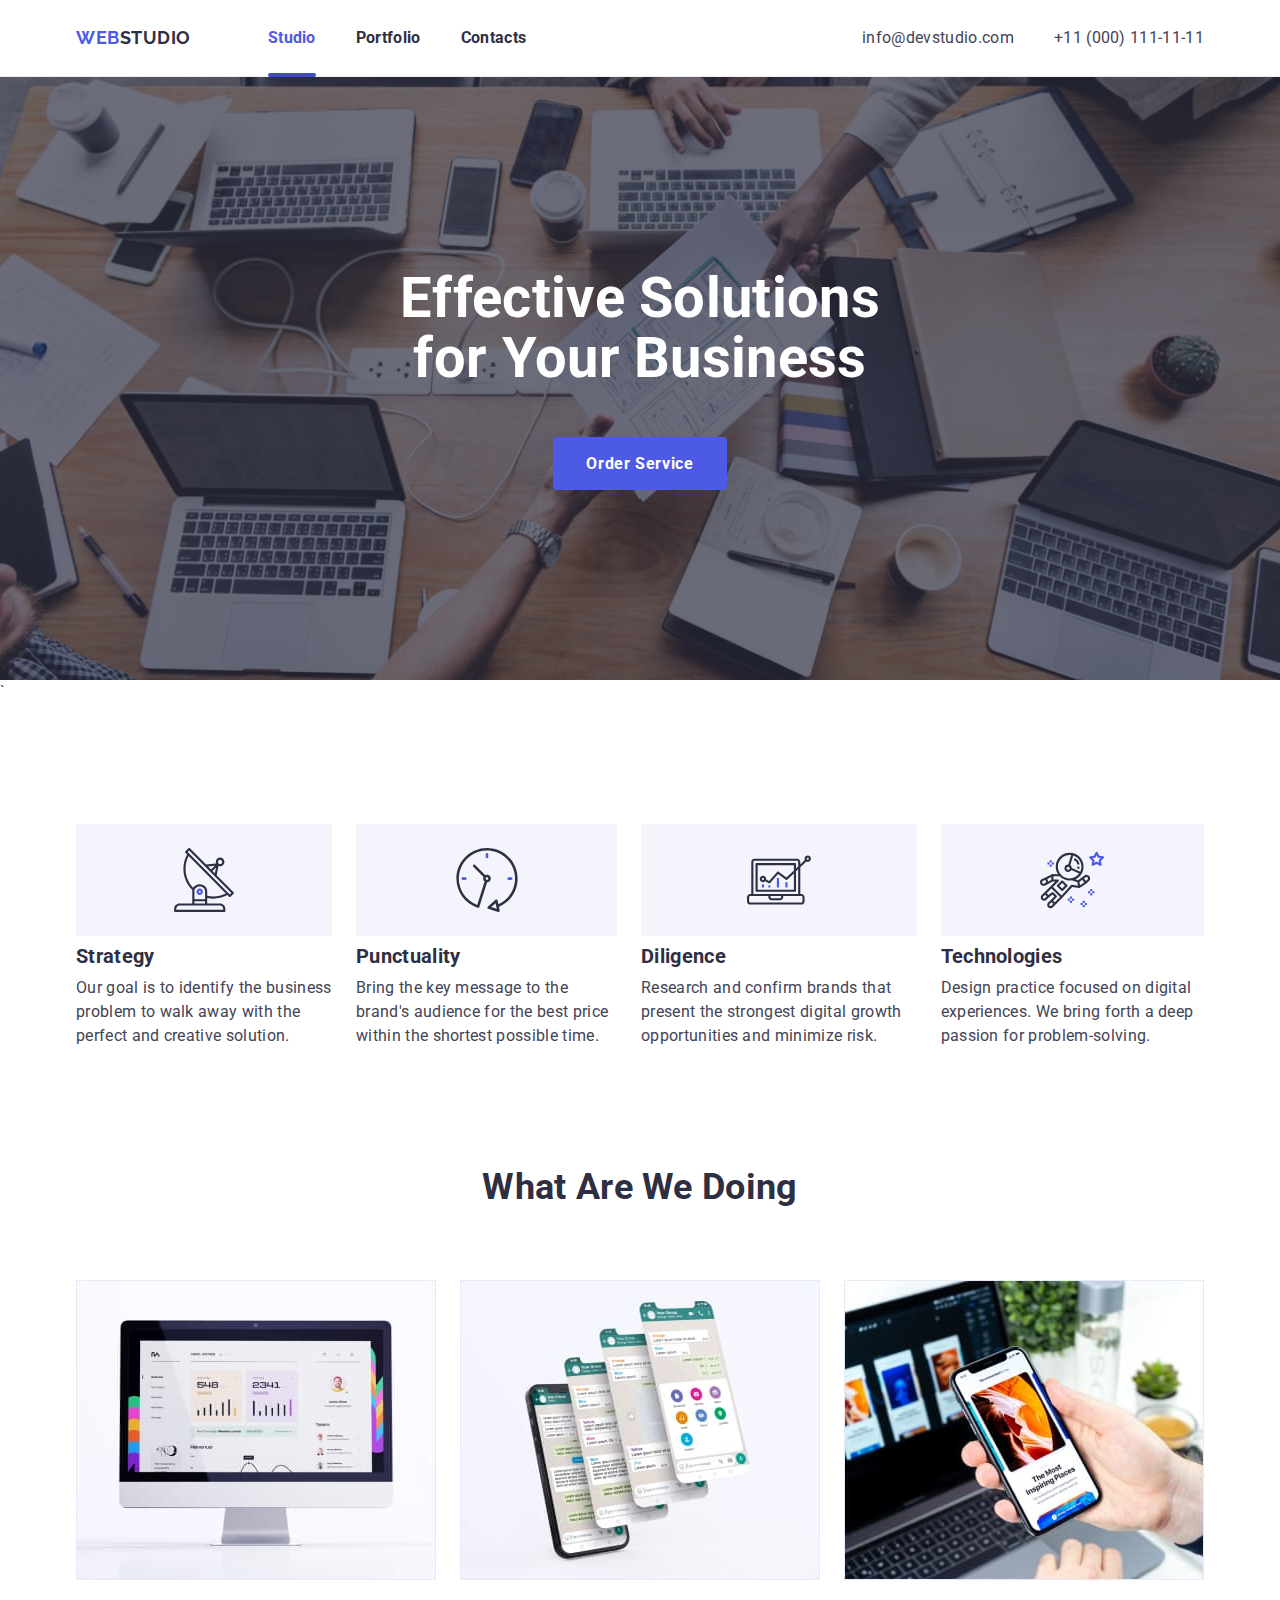
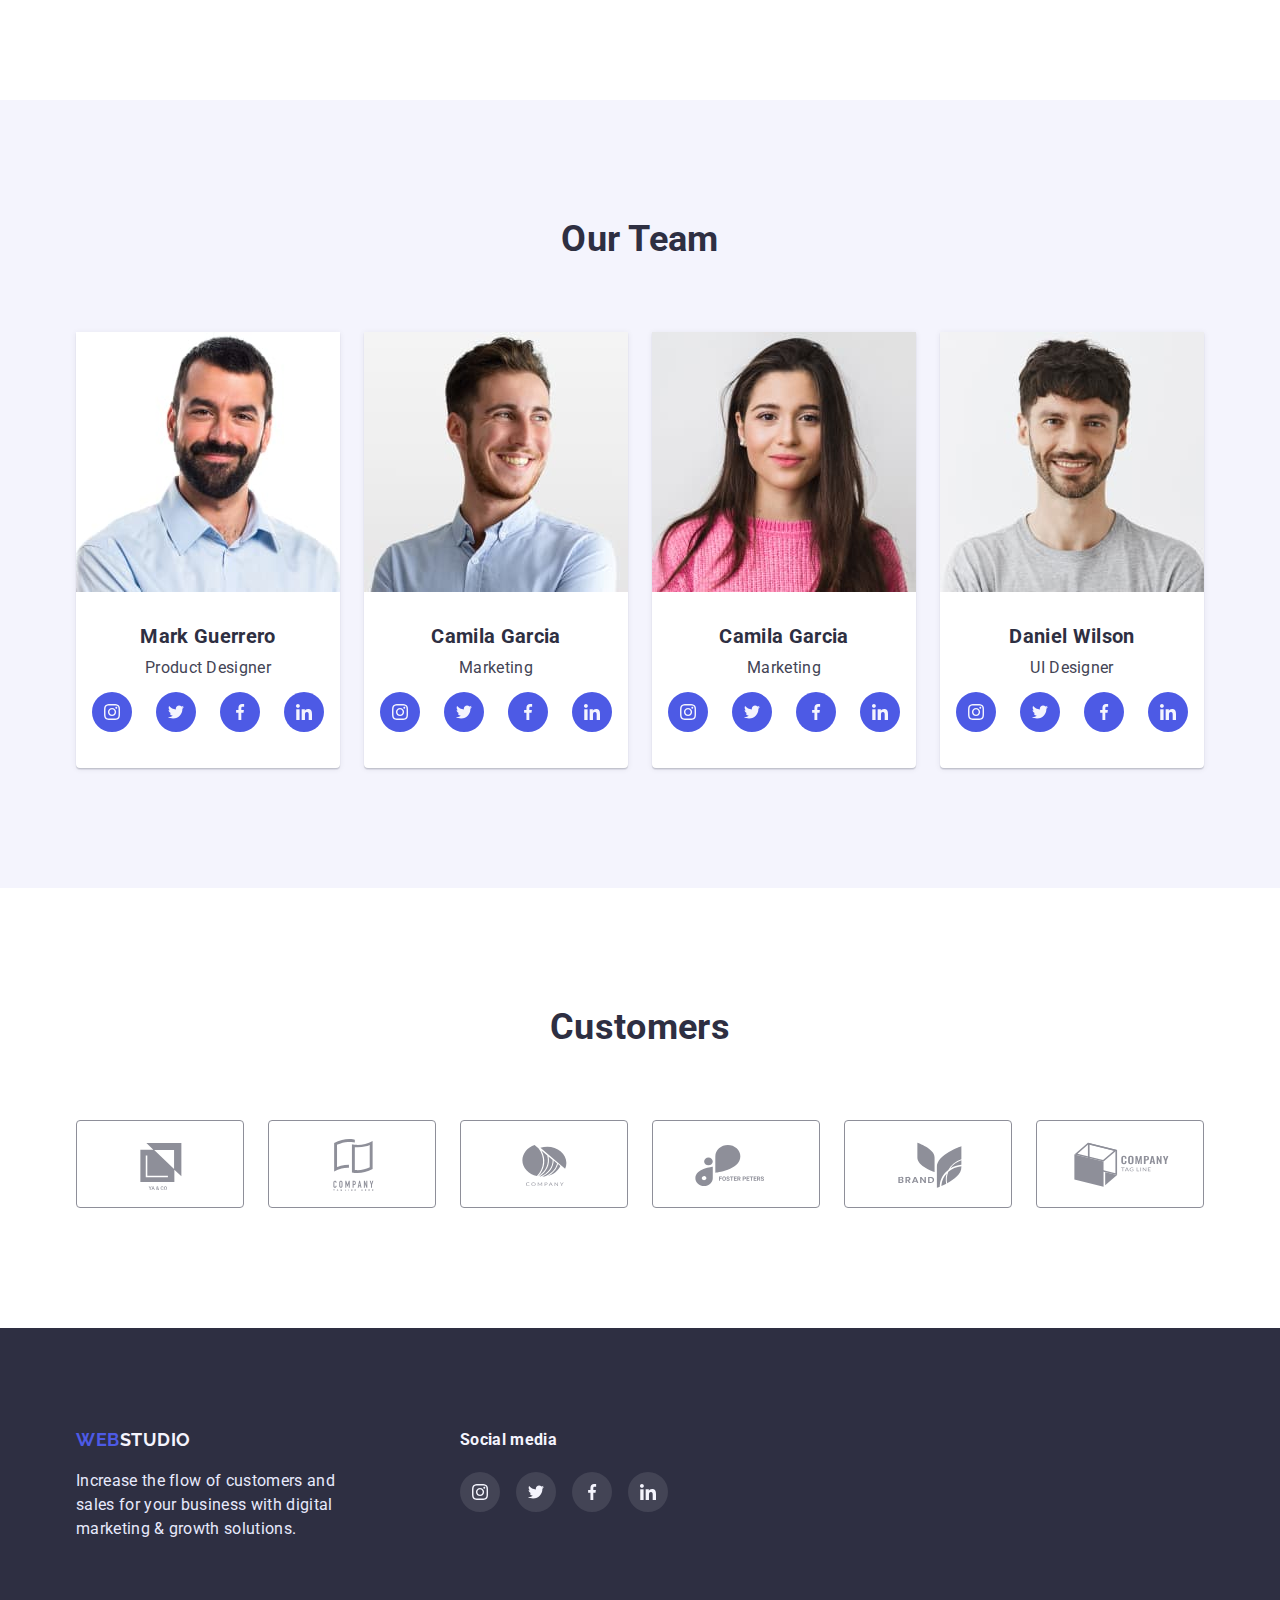
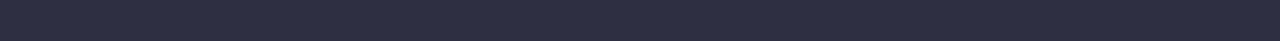
<file: index.html>
<!DOCTYPE html>
<html lang="en">
  <head>
    <meta charset="UTF-8" />
    <meta http-equiv="X-UA-Compatible" content="IE=edge" />
    <meta name="viewport" content="width=device-width, initial-scale=1.0" />
    <title>Studio</title>
    <link
      href="https://fonts.googleapis.com/css2?family=Raleway:wght@700&family=Roboto:wght@400;500;700;900&display=swap"
      rel="stylesheet"
    />
    <link
      rel="stylesheet"
      href="https://cdnjs.cloudflare.com/ajax/libs/modern-normalize/1.1.0/modern-normalize.min.css"
    />
    <link rel="stylesheet" href="./css/styles.css" />
  </head>
  <body>
    <section class="head">
      <div class="container">
        <header class="header">
          <nav class="main-nav">
            <a class="logo" href="./index.html"
              ><span class="web">web</span><span class="studio">studio</span></a
            >
            <ul class="site-nav">
              <li class="item">
                <a class="link current" href="./index.html">Studio</a>
              </li>
              <li class="item">
                <a class="link" href="./portfolio.html">Portfolio</a>
              </li>
              <li class="item"><a class="link" href="">Contacts</a></li>
            </ul>
          </nav>
          <address class="contacts">
            <a href="mailto:info@devstudio.com">info@devstudio.com</a> <br />
            <a href="tel:+110001111111">+11 (000) 111-11-11</a>
          </address>
        </header>
      </div>
    </section>
    <main>
      <section class="section hero">
        <h1 class="hero-title">Effective Solutions for Your Business</h1>
        <button data-modal-open class="button primary" type="button">
          Order Service
        </button>
      </section>
      `

      <section class="section">
        <!-- прихований заголовок -->
        <div class="container">
          <h2 class="visually-hidden">Our advantages</h2>
          <ul class="our-items">
            <li class="card-list">
              <div class="icon">
                <svg width="64px" height="64px">
                  <use href="./images/symbol-defs.svg#antenna"></use>
                </svg>
              </div>
              <h3 class="title">Strategy</h3>
              <p class="text">
                Our goal is to identify the business problem to walk away with
                the perfect and creative solution.
              </p>
            </li>
            <li class="card-list">
              <div class="icon">
                <svg width="64px" height="64px">
                  <use href="./images/symbol-defs.svg#clock"></use>
                </svg>
              </div>
              <h3 class="title">Punctuality</h3>
              <p class="text">
                Bring the key message to the brand's audience for the best price
                within the shortest possible time.
              </p>
            </li>
            <li class="card-list">
              <div class="icon">
                <svg width="64px" height="64px">
                  <use href="./images/symbol-defs.svg#diagram"></use>
                </svg>
              </div>
              <h3 class="title">Diligence</h3>
              <p class="text">
                Research and confirm brands that present the strongest digital
                growth opportunities and minimize risk.
              </p>
            </li>
            <li class="card-list">
              <div class="icon">
                <svg width="64px" height="64px">
                  <use href="./images/symbol-defs.svg#astronaut"></use>
                </svg>
              </div>
              <h3 class="title">Technologies</h3>
              <p class="text">
                Design practice focused on digital experiences. We bring forth a
                deep passion for problem-solving.
              </p>
            </li>
          </ul>
        </div>
      </section>
      <section class="section indent">
        <div class="container">
          <h2 class="section-title">What are we doing</h2>
          <ul class="card-set">
            <li class="card-list">
              <img
                src="./images/desktop.jpg"
                alt="desktop development"
                width="360"
              />
            </li>

            <li class="card-list">
              <img
                src="./images/mobile.jpg"
                alt="mobile development"
                width="360"
              />
            </li>

            <li class="card-list">
              <img
                src="./images/inspiring.jpg"
                alt="mobile development"
                width="360"
              />
            </li>
          </ul>
        </div>
      </section>

      <section class="section our-team">
        <div class="container">
          <h2 class="section-title">Our team</h2>
          <ul class="team-list">
            <li class="card-list">
              <img src="./images/mark.jpg" alt="Mark Guerrero" width="264" />
              <div class="card-content">
                <h3 class="title">Mark Guerrero</h3>
                <p class="text">Product Designer</p>
                <ul class="social-list">
                  <li>
                    <a class="instagram" aria-label="Instagram" href="#"
                      ><svg width="40px" height="40px">
                        <use
                          href="./images/symbol-defs.svg#Instagram"
                        ></use></svg
                    ></a>
                  </li>
                  <li>
                    <a class="twitter" aria-label="Twitter" href="#"
                      ><svg width="40px" height="40px">
                        <use href="./images/symbol-defs.svg#Twitter"></use></svg
                    ></a>
                  </li>
                  <li>
                    <a class="facebook" aria-label="Facebook" href="#"
                      ><svg width="40px" height="40px">
                        <use
                          href="./images/symbol-defs.svg#Facebook"
                        ></use></svg
                    ></a>
                  </li>
                  <li>
                    <a class="linkedin" aria-label="LinkedIn" href="#"
                      ><svg width="40px" height="40px">
                        <use
                          href="./images/symbol-defs.svg#LinkedIn"
                        ></use></svg
                    ></a>
                  </li>
                </ul>
              </div>
            </li>
            <li class="card-list">
              <img src="./images/tom.jpg" alt="Tom Ford" width="264" />
              <div class="card-content">
                <h3 class="title">Camila Garcia</h3>
                <p class="text">Marketing</p>
                <ul class="social-list">
                  <li>
                    <a class="instagram" aria-label="Instagram" href="#"
                      ><svg width="40px" height="40px">
                        <use
                          href="./images/symbol-defs.svg#Instagram"
                        ></use></svg
                    ></a>
                  </li>
                  <li>
                    <a class="twitter" aria-label="Twitter" href="#"
                      ><svg width="40px" height="40px">
                        <use href="./images/symbol-defs.svg#Twitter"></use></svg
                    ></a>
                  </li>
                  <li>
                    <a class="facebook" aria-label="Facebook" href="#"
                      ><svg width="40px" height="40px">
                        <use
                          href="./images/symbol-defs.svg#Facebook"
                        ></use></svg
                    ></a>
                  </li>
                  <li>
                    <a class="linkedin" aria-label="LinkedIn" href="#"
                      ><svg width="40px" height="40px">
                        <use
                          href="./images/symbol-defs.svg#LinkedIn"
                        ></use></svg
                    ></a>
                  </li>
                </ul>
              </div>
            </li>
            <li class="card-list">
              <img src="./images/camila.jpg" alt="Camila Garcia" width="264" />
              <div class="card-content">
                <h3 class="title">Camila Garcia</h3>
                <p class="text">Marketing</p>
                <ul class="social-list">
                  <li>
                    <a class="instagram" aria-label="Instagram" href="#"
                      ><svg width="40px" height="40px">
                        <use
                          href="./images/symbol-defs.svg#Instagram"
                        ></use></svg
                    ></a>
                  </li>
                  <li>
                    <a class="twitter" aria-label="Twitter" href="#"
                      ><svg width="40px" height="40px">
                        <use href="./images/symbol-defs.svg#Twitter"></use></svg
                    ></a>
                  </li>
                  <li>
                    <a class="facebook" aria-label="Facebook" href="#"
                      ><svg width="40px" height="40px">
                        <use
                          href="./images/symbol-defs.svg#Facebook"
                        ></use></svg
                    ></a>
                  </li>
                  <li>
                    <a class="linkedin" aria-label="LinkedIn" href="#"
                      ><svg width="40px" height="40px">
                        <use
                          href="./images/symbol-defs.svg#LinkedIn"
                        ></use></svg
                    ></a>
                  </li>
                </ul>
              </div>
            </li>
            <li class="card-list">
              <img src="./images/daniel.jpg" alt="Daniel Wilson" width="264" />
              <div class="card-content">
                <h3 class="title">Daniel Wilson</h3>
                <p class="text">UI Designer</p>
                <ul class="social-list">
                  <li>
                    <a class="instagram" aria-label="Instagram" href="#"
                      ><svg width="40px" height="40px">
                        <use
                          href="./images/symbol-defs.svg#Instagram"
                        ></use></svg
                    ></a>
                  </li>
                  <li>
                    <a class="twitter" aria-label="Twitter" href="#"
                      ><svg width="40px" height="40px">
                        <use href="./images/symbol-defs.svg#Twitter"></use></svg
                    ></a>
                  </li>
                  <li>
                    <a class="facebook" aria-label="Facebook" href="#"
                      ><svg width="40px" height="40px">
                        <use
                          href="./images/symbol-defs.svg#Facebook"
                        ></use></svg
                    ></a>
                  </li>
                  <li>
                    <a class="linkedin" aria-label="LinkedIn" href="#"
                      ><svg width="40px" height="40px">
                        <use
                          href="./images/symbol-defs.svg#LinkedIn"
                        ></use></svg
                    ></a>
                  </li>
                </ul>
              </div>
            </li>
          </ul>
        </div>
      </section>

      <section class="section customers">
        <div class="container">
          <h2 class="section-title">Customers</h2>
          <ul class="our-customers">
            <li class="card-list">
              <a class="customers-logo" href="#">
                <svg width="104px" height="56px">
                  <use href="./images/symbol-defs.svg#Logo-one"></use>
                </svg>
              </a>
            </li>
            <li class="card-list">
              <a class="customers-logo" href="#">
                <svg width="104px" height="56px">
                  <use href="./images/symbol-defs.svg#Logo-two"></use>
                </svg>
              </a>
            </li>
            <li class="card-list">
              <a class="customers-logo" href="#">
                <svg width="104px" height="56px">
                  <use href="./images/symbol-defs.svg#Logo-three"></use>
                </svg>
              </a>
            </li>
            <li class="card-list">
              <a class="customers-logo" href="#">
                <svg width="104px" height="56px">
                  <use href="./images/symbol-defs.svg#Logo-four"></use>
                </svg>
              </a>
            </li>
            <li class="card-list">
              <a class="customers-logo" href="#">
                <svg width="104px" height="56px">
                  <use href="./images/symbol-defs.svg#Logo-five"></use>
                </svg>
              </a>
            </li>
            <li class="card-list">
              <a class="customers-logo" href="#">
                <svg width="104px" height="56px">
                  <use href="./images/symbol-defs.svg#Logo-six"></use>
                </svg>
              </a>
            </li>
          </ul>
        </div>
      </section>
    </main>
    <footer class="footer">
      <div class="container">
        <div class="footer-content">
          <div class="marcup">
            <a class="logo" href="./index.html"
              ><span class="web">web</span
              ><span class="studio-footer">studio</span>
            </a>
            <p class="footer-text">
              Increase the flow of customers and sales for your business with
              digital marketing & growth solutions.
            </p>
          </div>
          <div class="social-media">
            <h2><span class="media">Social media</span></h2>
            <ul class="social-list">
              <li>
                <a class="icon-footer" aria-label="Instagram" href="#"
                  ><svg width="40px" height="40px">
                    <use href="./images/symbol-defs.svg#Instagram"></use></svg
                ></a>
              </li>
              <li>
                <a class="icon-footer" aria-label="Twitter" href="#"
                  ><svg width="40px" height="40px">
                    <use href="./images/symbol-defs.svg#Twitter"></use></svg
                ></a>
              </li>
              <li>
                <a class="icon-footer" aria-label="Facebook" href="#"
                  ><svg width="40px" height="40px">
                    <use href="./images/symbol-defs.svg#Facebook"></use></svg
                ></a>
              </li>
              <li>
                <a class="icon-footer" aria-label="LinkedIn" href="#"
                  ><svg width="40px" height="40px">
                    <use href="./images/symbol-defs.svg#LinkedIn"></use></svg
                ></a>
              </li>
            </ul>
          </div>
        </div>
      </div>
    </footer>
    <div class="backdrop is-hidden" data-modal>
      <div class="modal-close">
        <button type="button" class="button-close" data-modal-close>
          <svg width="8px" height="8px">
            <use href="./images/symbol-defs.svg#close"></use>
          </svg>
        </button>
      </div>
    </div>
    <script src="./js/modal.js"></script>
  </body>
</html>
</file>
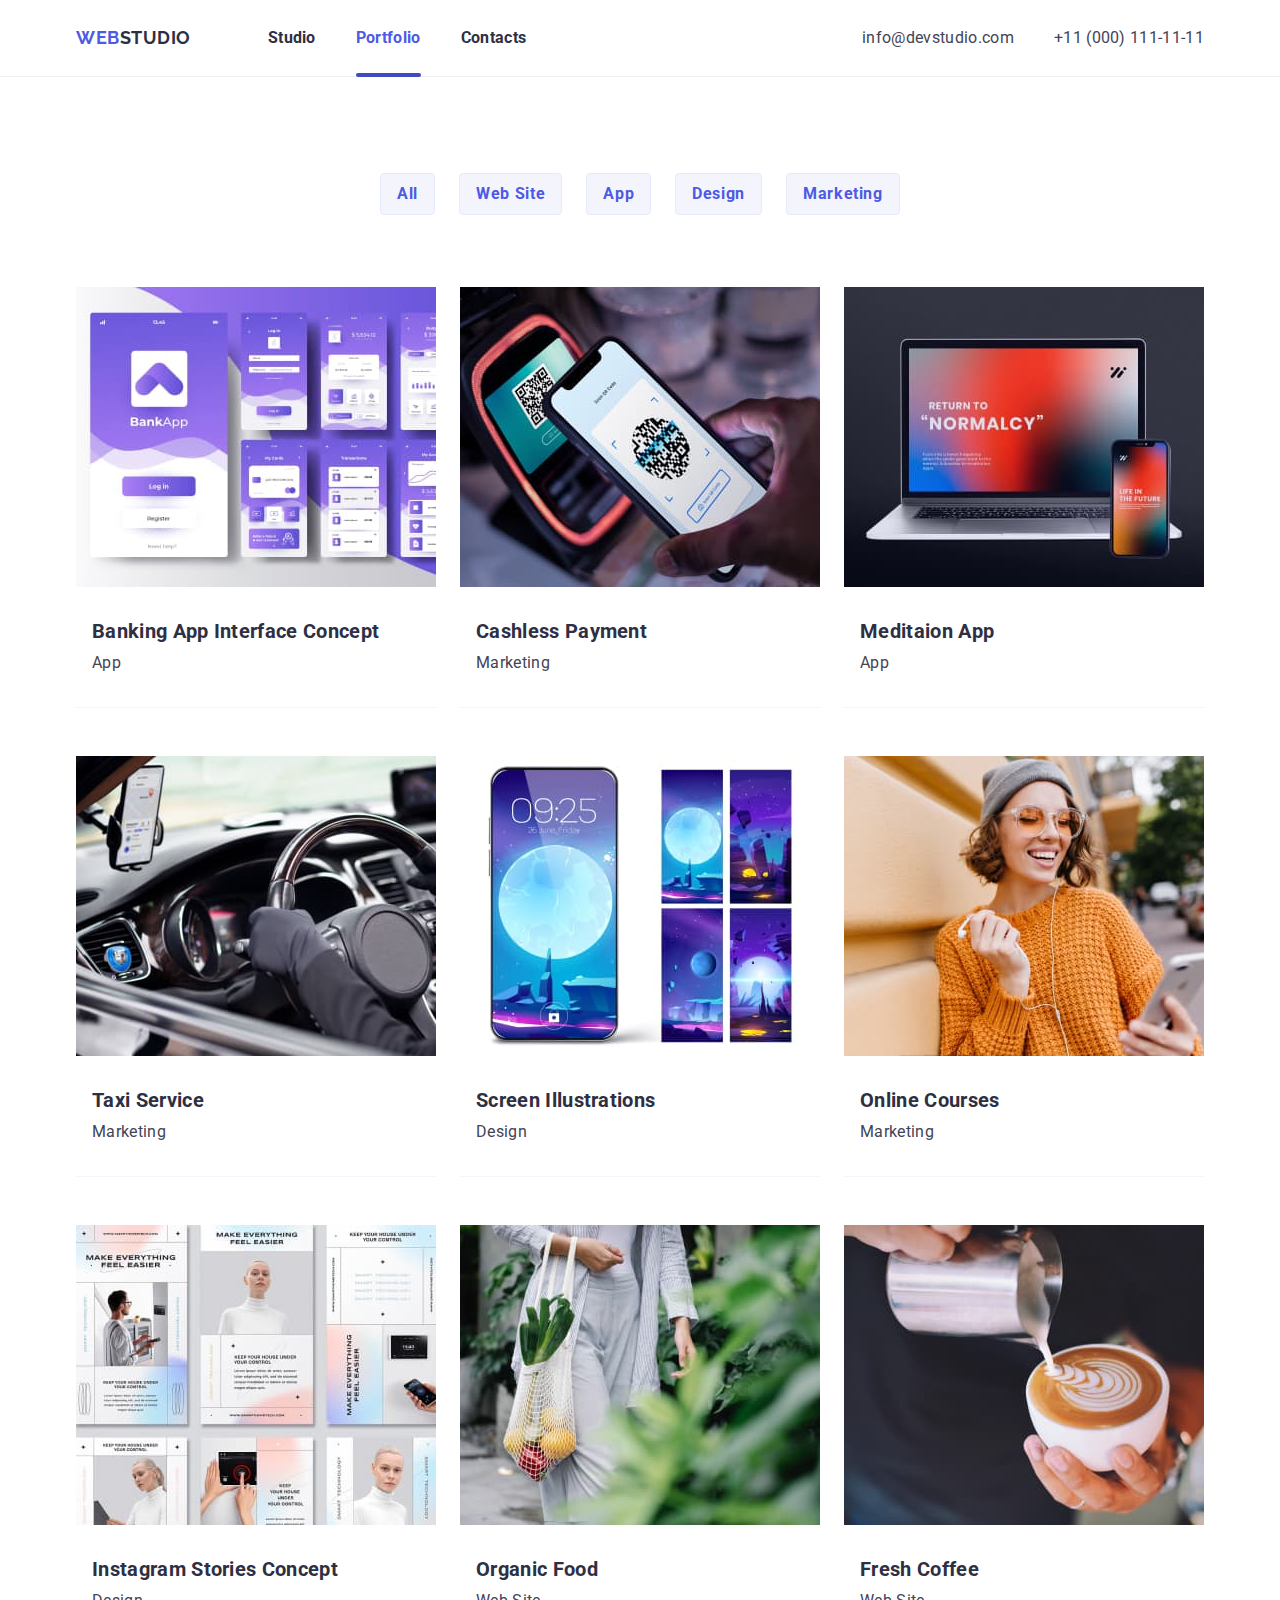
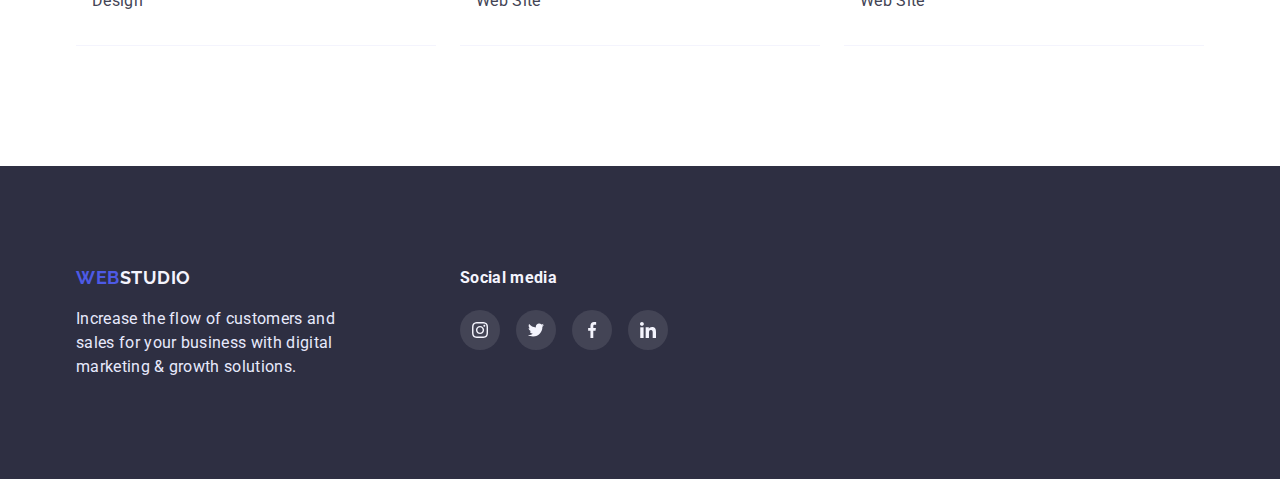
<file: portfolio.html>
<!DOCTYPE html>
<html lang="en">
  <head>
    <meta charset="UTF-8" />
    <meta http-equiv="X-UA-Compatible" content="IE=edge" />
    <meta name="viewport" content="width=device-width, initial-scale=1.0" />
    <title>Portfolio</title>
    <link
      href="https://fonts.googleapis.com/css2?family=Raleway:wght@700&family=Roboto:wght@400;500;700;900&display=swap"
      rel="stylesheet"
    />
    <link
      rel="stylesheet"
      href="https://cdnjs.cloudflare.com/ajax/libs/modern-normalize/1.1.0/modern-normalize.min.css"
    />
    <link rel="stylesheet" href="./css/styles.css" />
  </head>

  <body>
    <section class="head">
      <div class="container">
        <header class="header main-portfolio">
          <nav class="main-nav">
            <a class="logo" href="./index.html"
              ><span class="web">web</span><span class="studio">studio</span></a
            >

            <ul class="site-nav">
              <li class="item">
                <a class="link" href="./index.html">Studio</a>
              </li>
              <li class="item">
                <a class="link current" href="./portfolio.html">Portfolio</a>
              </li>
              <li class="item"><a class="link" href="">Contacts</a></li>
            </ul>
          </nav>
          <address class="contacts">
            <a href="mailto:info@devstudio.com">info@devstudio.com</a> <br />
            <a href="tel:+110001111111">+11 (000) 111-11-11</a>
          </address> 
        </header>
      </div>
    </section>
    <main>
      <section class="section-portfolio">
        <div class="container">
          <!-- прихований заголовок -->
          <h1 class="visually-hidden">Our projects</h1>
          <ul class="button-filters">
            <li class="button-list">
              <button class="button filters" type="button">All</button>
            </li>
            <li class="button-list">
              <button class="button filters" type="button">Web Site</button>
            </li>
            <li class="button-list">
              <button class="button filters" type="button">App</button>
            </li>
            <li class="button-list">
              <button class="button filters" type="button">Design</button>
            </li>
            <li class="button-list">
              <button class="button filters" type="button">Marketing</button>
            </li>
          </ul>

          <ul class="projects">
            <li class="project-list">
              <a class="link-op" href="#">
                <div class="thumb">
                  <img
                    src="./images/banking.jpg"
                    alt="banking app"
                    width="360"
                    height="300"
                  />
                  <p class="text-op">
                    14 Stylish and User-Friendly App Design Concepts · Task
                    Manager App · Calorie Tracker App · Exotic Fruit Ecommerce
                    App · Cloud Storage App
                  </p>
                </div>
                <div class="card-content">
                  <h2 class="title">Banking App Interface Concept</h2>
                  <p class="text">App</p>
                </div>
              </a>
            </li>
            <li class="project-list">
              <a class="link-op" href="#">
                <div class="thumb">
                  <img
                    src="./images/cashless.jpg"
                    alt="Cashless Payment"
                    width="360"
                    height="300"
                  />
                  <p class="text-op">
                    14 Stylish and User-Friendly App Design Concepts · Task
                    Manager App · Calorie Tracker App · Exotic Fruit Ecommerce
                    App · Cloud Storage App
                  </p>
                </div>
                <div class="card-content">
                  <h2 class="title">Cashless Payment</h2>
                  <p class="text">Marketing</p>
                </div>
              </a>
            </li>
            <li class="project-list">
              <a class="link-op" href="#">
                <div class="thumb">
                  <img
                    src="./images/meditation.jpg"
                    alt="Meditaion App"
                    width="360"
                    height="300"
                  />
                  <p class="text-op">
                    14 Stylish and User-Friendly App Design Concepts · Task
                    Manager App · Calorie Tracker App · Exotic Fruit Ecommerce
                    App · Cloud Storage App
                  </p>
                </div>
                <div class="card-content">
                  <h2 class="title">Meditaion App</h2>
                  <p class="text">App</p>
                </div>
              </a>
            </li>
            <li class="project-list">
              <a class="link-op" href="#">
                <div class="thumb">
                  <img
                    src="./images/taxi.jpg"
                    alt="Taxi Service"
                    width="360"
                    height="300"
                  />
                  <p class="text-op">
                    14 Stylish and User-Friendly App Design Concepts · Task
                    Manager App · Calorie Tracker App · Exotic Fruit Ecommerce
                    App · Cloud Storage App
                  </p>
                </div>
                <div class="card-content">
                  <h2 class="title">Taxi Service</h2>
                  <p class="text">Marketing</p>
                </div>
              </a>
            </li>
            <li class="project-list">
              <a class="link-op" href="#">
                <div class="thumb">
                  <img
                    src="./images/illustrations.jpg"
                    alt="illustrations"
                    width="360"
                    height="300"
                  />
                  <p class="text-op">
                    14 Stylish and User-Friendly App Design Concepts · Task
                    Manager App · Calorie Tracker App · Exotic Fruit Ecommerce
                    App · Cloud Storage App
                  </p>
                </div>
                <div class="card-content">
                  <h2 class="title">Screen Illustrations</h2>
                  <p class="text">Design</p>
                </div>
              </a>
            </li>
            <li class="project-list">
              <a class="link-op" href="#">
                <div class="thumb">
                  <img
                    src="./images/online-courses.jpg"
                    alt="Online Courses"
                    width="360"
                    height="300"
                  />
                  <p class="text-op">
                    14 Stylish and User-Friendly App Design Concepts · Task
                    Manager App · Calorie Tracker App · Exotic Fruit Ecommerce
                    App · Cloud Storage App
                  </p>
                </div>
                <div class="card-content">
                  <h2 class="title">Online Courses</h2>
                  <p class="text">Marketing</p>
                </div>
              </a>
            </li>
            <li class="project-list">
              <a class="link-op" href="#">
                <div class="thumb">
                  <img
                    src="./images/stories.jpg"
                    alt="Instagram Stories Concept"
                    width="360"
                    height="300"
                  />
                  <p class="text-op">
                    14 Stylish and User-Friendly App Design Concepts · Task
                    Manager App · Calorie Tracker App · Exotic Fruit Ecommerce
                    App · Cloud Storage App
                  </p>
                </div>
                <div class="card-content">
                  <h2 class="title">Instagram Stories Concept</h2>
                  <p class="text">Design</p>
                </div>
              </a>
            </li>
            <li class="project-list">
              <a class="link-op" href="#">
                <div class="thumb">
                  <img
                    src="./images/organic-food.jpg"
                    alt="Organic Food"
                    width="360"
                    height="300"
                  />
                  <p class="text-op">
                    14 Stylish and User-Friendly App Design Concepts · Task
                    Manager App · Calorie Tracker App · Exotic Fruit Ecommerce
                    App · Cloud Storage App
                  </p>
                </div>
                <div class="card-content">
                  <h2 class="title">Organic Food</h2>
                  <p class="text">Web Site</p>
                </div>
              </a>
            </li>
            <li class="project-list">
              <a class="link-op" href="#">
                <div class="thumb">
                  <img
                    src="./images/coffee.jpg"
                    alt="Fresh Coffee"
                    width="360"
                    height="300"
                  />
                  <p class="text-op">
                    14 Stylish and User-Friendly App Design Concepts · Task
                    Manager App · Calorie Tracker App · Exotic Fruit Ecommerce
                    App · Cloud Storage App
                  </p>
                </div>
                <div class="card-content">
                  <h2 class="title">Fresh Coffee</h2>
                  <p class="text">Web Site</p>
                </div>
              </a>
            </li>
          </ul>
        </div>
      </section>
    </main>
    <footer class="footer">
      <div class="container">
        <div class="footer-content">
          <div class="marcup">
            <a class="logo" href="./index.html"
              ><span class="web">web</span
              ><span class="studio-footer">studio</span>
            </a>
            <p class="footer-text">
              Increase the flow of customers and sales for your business with
              digital marketing & growth solutions.
            </p>
          </div>
          <div class="social-media">
            <h2><span class="media">Social media</span></h2>
            <ul class="social-list">
              <li>
                <a class="icon-footer" aria-label="Instagram" href="#"
                  ><svg width="40px" height="40px">
                    <use href="./images/symbol-defs.svg#Instagram"></use></svg
                ></a>
              </li>
              <li>
                <a class="icon-footer" aria-label="Twitter" href="#"
                  ><svg width="40px" height="40px">
                    <use href="./images/symbol-defs.svg#Twitter"></use></svg
                ></a>
              </li>
              <li>
                <a class="icon-footer" aria-label="Facebook" href="#"
                  ><svg width="40px" height="40px">
                    <use href="./images/symbol-defs.svg#Facebook"></use></svg
                ></a>
              </li>
              <li>
                <a class="icon-footer" aria-label="LinkedIn" href="#"
                  ><svg width="40px" height="40px">
                    <use href="./images/symbol-defs.svg#LinkedIn"></use></svg
                ></a>
              </li>
            </ul>
          </div>
        </div>
      </div>
    </footer>
  </body>
</html>
</file>
<file: css/styles.css>
/* Акцент #4D5AE5 IRIS */
/* Заголовки тіні #2E2F42 Dark */
/* Валідація успіх #31D0AA Green */
/* Текст #434455 Slate */
/* Додатковий - зменшений #8E8F99 LIGHT SLATE */
/* світлий текс #E7E9FC cornflower */
/* Світлий фон #F4F4FD CLOUD */
/* основний фон #FFFFFF */

:root {
  --button-activ-color: #404bbf;
  --dark-text-color: #2e2f42;
  --accent-color: #4d5ae5;
  --success-color: #31d0aa;
  --white-color: #ffffff;
  --subtle-text-color: #8e8f99;
  --primary-text-color: #434455;
  --light-text-color: #e7e9fc;
  --light-bgc-color: #f4f4fd;
  --slate: rgba(142, 143, 153, 1);
  --modal-color: #fcfcfc;
  --transition: 250ms cubic-bezier(0.4, 0, 0.2, 1);
}

:active,
:hover,
:focus {
  outline: 0;
  outline-offset: 0;
}

a {
  text-decoration: none;
  color: var(--primary-text-color);
}

ul {
  list-style: none;
  margin: 0;
  padding: 0;
}

button {
  cursor: pointer;
}

h1,
h2,
h3 {
  margin-top: 0;
  margin-bottom: 0;
}

p {
  margin-top: 0;
  margin-bottom: 0;
}

img {
  display: block;
  max-width: 100%;
}

.visually-hidden {
  position: absolute;
  white-space: nowrap;
  width: 1px;
  height: 1px;
  overflow: hidden;
  border: 0;
  padding: 0;
  clip: rect(0 0 0 0);
  clip-path: inset(50%);
  margin: -1px;
}

body {
  background-color: var(--white-color);
  color: var(--primary-text-color);
  font-family: Roboto, sans-serif;
  letter-spacing: 0.02em;
  font-size: 16px;
  line-height: 1.5;
  /* padding-top: 72px; */
}

.container {
  width: 1158px;
  padding-left: 15px;
  padding-right: 15px;
  margin-left: auto;
  margin-right: auto;
}

.section {
  margin-top: 0;
  padding-top: 120px;
  padding-bottom: 120px;
}

/* без фіксованої шапки прибираєм паддінг що дорівнює висоті хедера*/

.section.indent {
  padding-top: 0;
}

.card-set {
  display: flex;
}

.card-list {
  margin-right: 24px;
}

.card-list:last-child {
  margin-right: 0;
}

/** Хедер **/

.head {
  border-bottom: 1px solid rgba(46, 47, 66, 0.08);
  /* position: fixed; */
  width: 100%;
  top: 0;
  left: 0;
  /* z-index: 1; */
  /* background-color: var(--white-color); */
}

.header {
  display: flex;
  align-items: center;
  height: 72px;
  padding-top: 38px;
  padding-bottom: 38px;
}

.main-nav {
  display: flex;
}

.logo {
  font-family: Raleway, sans-serif;
  text-transform: uppercase;
  letter-spacing: 0.03em;
  font-weight: 700;
  font-size: 18px;
  line-height: 1.33;
  padding-top: 24px;
  padding-bottom: 24px;
  margin-right: 77px;
}
.web {
  color: var(--accent-color);
  transition: color var(--transition);
}

.studio {
  color: var(--dark-text-color);
  transition: color var(--transition);
}

a:hover span,
a:focus span {
  color: var(--accent-color);
}

.site-nav {
  /* position: relative; */
  display: flex;
}

.site-nav .item:not(:last-child) {
  margin-right: 40px;
}

.site-nav .link {
  display: block;
  padding-top: 24px;
  padding-bottom: 24px;
  color: var(--dark-text-color);
  font-weight: 700;
  font-size: 16px;
  line-height: 1.5;
  transition: color var(--transition);
}

.site-nav .link.current {
  color: var(--accent-color);
}

.site-nav .link:hover,
.site-nav .link:focus {
  color: var(--accent-color);
}

.item {
  position: relative;
}

.current::after {
  display: inline-block;
  position: absolute;
  content: "";
  width: 100%;
  height: 4px;
  left: 0px;
  top: 98%;
  background: var(--button-activ-color);
  border-radius: 2px;
}

.contacts > a {
  color: var(--primary-text-color);
  font-style: normal;
  padding-top: 24px;
  padding-bottom: 24px;
  margin-right: 40px;
  transition: color var(--transition);
}

.contacts > a:last-child {
  margin-right: 0;
}

.contacts a:hover,
.contacts a:focus {
  color: var(--accent-color);
}

.contacts {
  display: inline-flex;
  margin-left: auto;
}

/** Герой **/

.hero {
  max-width: 1440px;
  height: 603px;
  margin-left: auto;
  margin-right: auto;
  text-align: center;
  background-color: var(--dark-text-color);
  background-image: linear-gradient(
      rgba(46, 47, 66, 0.7),
      rgba(46, 47, 66, 0.7)
    ),
    url(../images/hero.jpg);
  background-size: cover;
  background-repeat: no-repeat;
  background-position: center;
}

.section.hero {
  padding-top: 192px;
  padding-bottom: 192px;
}

.hero-title {
  margin-top: 0;
  margin-bottom: 48px;
  margin-left: auto;
  margin-right: auto;
  color: var(--white-color);
  font-size: 56px;
  line-height: 1.07;
  width: 492px;
  height: 120px;
}

.button-filters {
  display: flex;
  justify-content: center;
  text-align: center;
  margin-top: 0;
  margin-bottom: 72px;
}

.button-list {
  margin-right: 24px;
}

.button-list:hover,
.button-list:focus {
  box-shadow: 0px 1px 6px rgba(46, 47, 66, 0.08);
}

.button-list:last-child {
  margin-right: 0;
}

/** button **/

.button {
  display: inline-block;
  font-family: inherit;
  cursor: pointer;
  text-align: center;
  border: 1px solid transparent;
  font-weight: 700;
  font-size: 16px;
  border-radius: 4px;
  letter-spacing: 0.04em;
  transition: color var(--transition), background-color var(--transition);
}

.button.primary {
  color: var(--white-color);
  background-color: var(--accent-color);
  line-height: 1.19;
  padding: 16px 32px;
}

.primary:hover,
.primary:focus {
  color: var(--white-color);
  background-color: var(--button-activ-color);
  box-shadow: 0px 4px 4px rgba(0, 0, 0, 0.15);
}

.button.filters {
  color: var(--accent-color);
  background-color: var(--light-bgc-color);
  border-color: var(--light-text-color);
  line-height: 1.5;
  padding: 8px 16px;
}

.button.filters:hover,
.button.filters:focus {
  color: var(--white-color);
  background-color: var(--button-activ-color);
  box-shadow: 0px 4px 4px rgba(0, 0, 0, 0.15);
}

/** MODAL **/

.backdrop {
  position: fixed;
  /* z-index: 2; */
  top: 0;
  left: 0;
  width: 100%;
  height: 100%;
  background-color: rgba(46, 47, 66, 0.4);
  opacity: 1;
  transition: opacity var(--transition), visibility var(--transition);
}

.backdrop.is-hidden {
  opacity: 0;
  visibility: hidden;
  pointer-events: none;
}

.backdrop.is-hidden .modal-close {
  transform: translate(-50%, -50%) scale(1.5);
  opacity: 0;
}

.modal-close {
  position: absolute;
  top: 50%;
  left: 50%;
  transform: translate(-50%, -50%) scale(1);
  opacity: 1;
  min-height: 576px;
  min-width: 408px;
  background-color: var(--modal-color);
  transition: transform var(--transition), opacity var(--transition);
}

.button-close {
  position: absolute;
  top: 24px;
  right: 24px;
  display: flex;
  justify-content: center;
  align-items: center;
  background-color: var(--light-text-color);
  border: 1px solid rgba(0, 0, 0, 0.1);
  border-radius: 50%;
  width: 24px;
  height: 24px;
  padding: 0;
  transition: fill var(--transition), background-color var(--transition);
}

.button-close:hover,
.button-close:focus {
  background-color: var(--button-activ-color);
  box-shadow: 0px 4px 4px rgba(0, 0, 0, 0.25);
  fill: var(--white-color);
}

/** Footer **/
.footer {
  background-color: var(--dark-text-color);
  margin-top: 0;
  padding-top: 100px;
  padding-bottom: 100px;
}

.media {
  display: flex;
  color: var(--light-bgc-color);
  font-size: 16px;
  margin-bottom: 16px;
}

.footer-content {
  display: flex;
}

.studio-footer {
  color: var(--light-bgc-color);
  text-transform: uppercase;
  transition: color var(--transition);
}

.footer-text {
  color: var(--light-text-color);
  margin-top: 16px;
}

.icon-footer {
  fill: rgba(255, 255, 255, 0.1);
  transition: fill var(--transition);
}

.icon-footer:hover,
.icon-footer:focus {
  fill: var(--success-color);
}

.social-media {
  width: 208px;
  height: 80px;
}

.marcup {
  width: 264px;
  margin-right: 120px;
}

.card-content {
  margin: 0;
  padding-right: 16px;
  padding-top: 32px;
  padding-bottom: 32px;
  padding-left: 16px;
}

/* ? Приклад

.our-items .card-list::before {
display: block;
content: "";
height: 112px;
background-size: 64px;
background-repeat: no-repeat;
background-position: center;
background-color: var(--light-bgc-color);
margin-bottom: 8px;
}

.icon-antenna::before {
  background-image: url(../images/antenna.svg);
}

.icon-clock::before {
  background-image: url(../images/clock.svg);
}

.icon-diagram::before {
  background-image: url(../images/diagram.svg);
}

.icon-astronaut::before {
  background-image: url(../images/astronaut.svg);
} */

.our-items {
  display: flex;
  justify-content: center;
}

.icon {
  display: flex;
  height: 112px;
  background-color: var(--light-bgc-color);
  justify-content: center;
  align-items: center;
  margin-bottom: 8px;
}

.section-portfolio {
  padding-top: 96px;
  padding-bottom: 120px;
}

/* .main-portfolio {
  margin-bottom: 96px;
} */

.section-title {
  color: var(--dark-text-color);
  font-size: 36px;
  line-height: 1.11;
  text-align: center;
  text-transform: capitalize;
  margin-bottom: 72px;
}

.title {
  color: var(--dark-text-color);
  font-size: 20px;
  line-height: 1.2;
  margin-bottom: 8px;
}

.our-team {
  background-color: var(--light-bgc-color);
  text-align: center;
  margin-bottom: 0;
  height: auto;
}

.team-list {
  display: flex;
}

.team-list > .card-list {
  box-shadow: 0px 1px 6px rgba(46, 47, 66, 0.08),
    0px 1px 1px rgba(46, 47, 66, 0.16), 0px 2px 1px rgba(46, 47, 66, 0.08);
  border-radius: 0px 0px 4px 4px;
}

.our-team li {
  background-color: var(--white-color);
}

.projects {
  display: flex;
  flex-wrap: wrap;
}

/* ! аналог*/

/* .project-list {
  width: calc((100% -48px) / 3);
  margin-right: 24px;
}

.project-list:nth-child(3n) {
  margin-right: 0;
} */

.project-list {
  margin-right: 24px;
  margin-bottom: 48px;
  border-bottom: 0.5px solid #f4f4fd;
  /* box-shadow: 0px 1px 6px rgba(46, 47, 66, 0.08); */
}

.thumb {
  position: relative;
  overflow: hidden;
}

.text-op {
  position: absolute;
  width: 100%;
  height: 100%;
  /* overflow: auto; */
  left: 0;
  top: 0;
  padding-top: 40px;
  padding-left: 32px;
  padding-right: 32px;
  /* padding-bottom: 164px; */
  background-color: var(--accent-color);
  color: var(--white-color);
  transform: translate(0, 100%);
  transition: transform var(--transition);
}

.link-op:hover .text-op,
.link-op:focus .text-op {
  transform: translate(0, 0);
}

.project-list:hover,
.project-list:focus {
  box-shadow: 0px 1px 6px rgba(46, 47, 66, 0.08);
}

.project-list:nth-last-child(-n + 3) {
  margin-bottom: 0;
}

.project-list:nth-child(3n) {
  margin-right: 0;
} 

.social-list {
  display: flex;
  justify-content: space-between;
  padding-top: 4px;
  padding-bottom: 4px;
  margin-top: 8px;
}

.social-list a {
  display: flex;
}

.twitter,
.instagram,
.facebook,
.linkedin {
  fill: var(--accent-color);
  transition: fill var(--transition);
}

.twitter:hover,
.instagram:hover,
.facebook:hover,
.linkedin:hover,
.twitter:focus,
.instagram:focus,
.facebook:focus,
.linkedin:focus {
  fill: var(--button-activ-color);
}

.our-customers {
  display: flex;
}

.customers-logo {
  display: flex;
  width: 168px;
  height: 88px;
  justify-content: center;
  align-items: center;
  border: 1px solid var(--slate);
  border-radius: 4px;
  transition: fill var(--transition);
}

.customers-logo {
  fill: var(--slate);
}

.customers-logo:hover,
.customers-logo:focus {
  fill: var(--button-activ-color);
  border-color: var(--button-activ-color);
}
</file>
